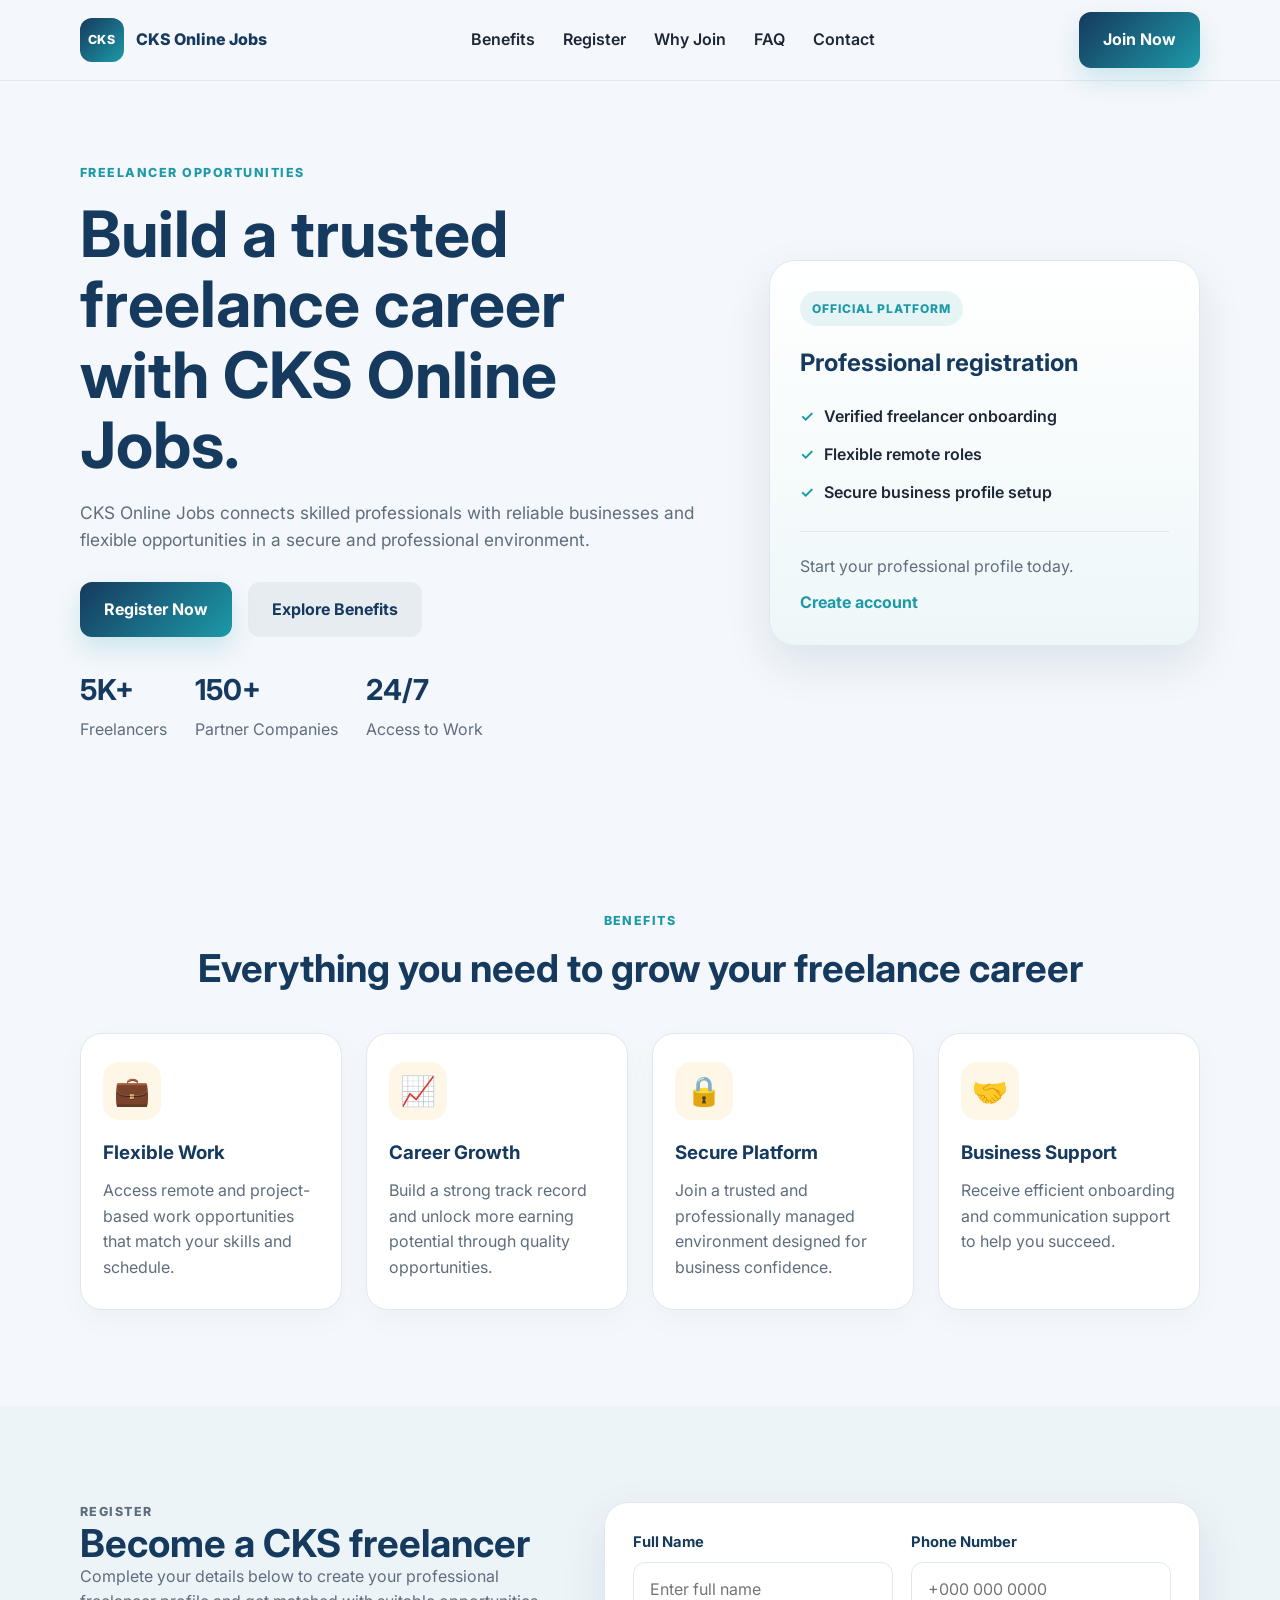
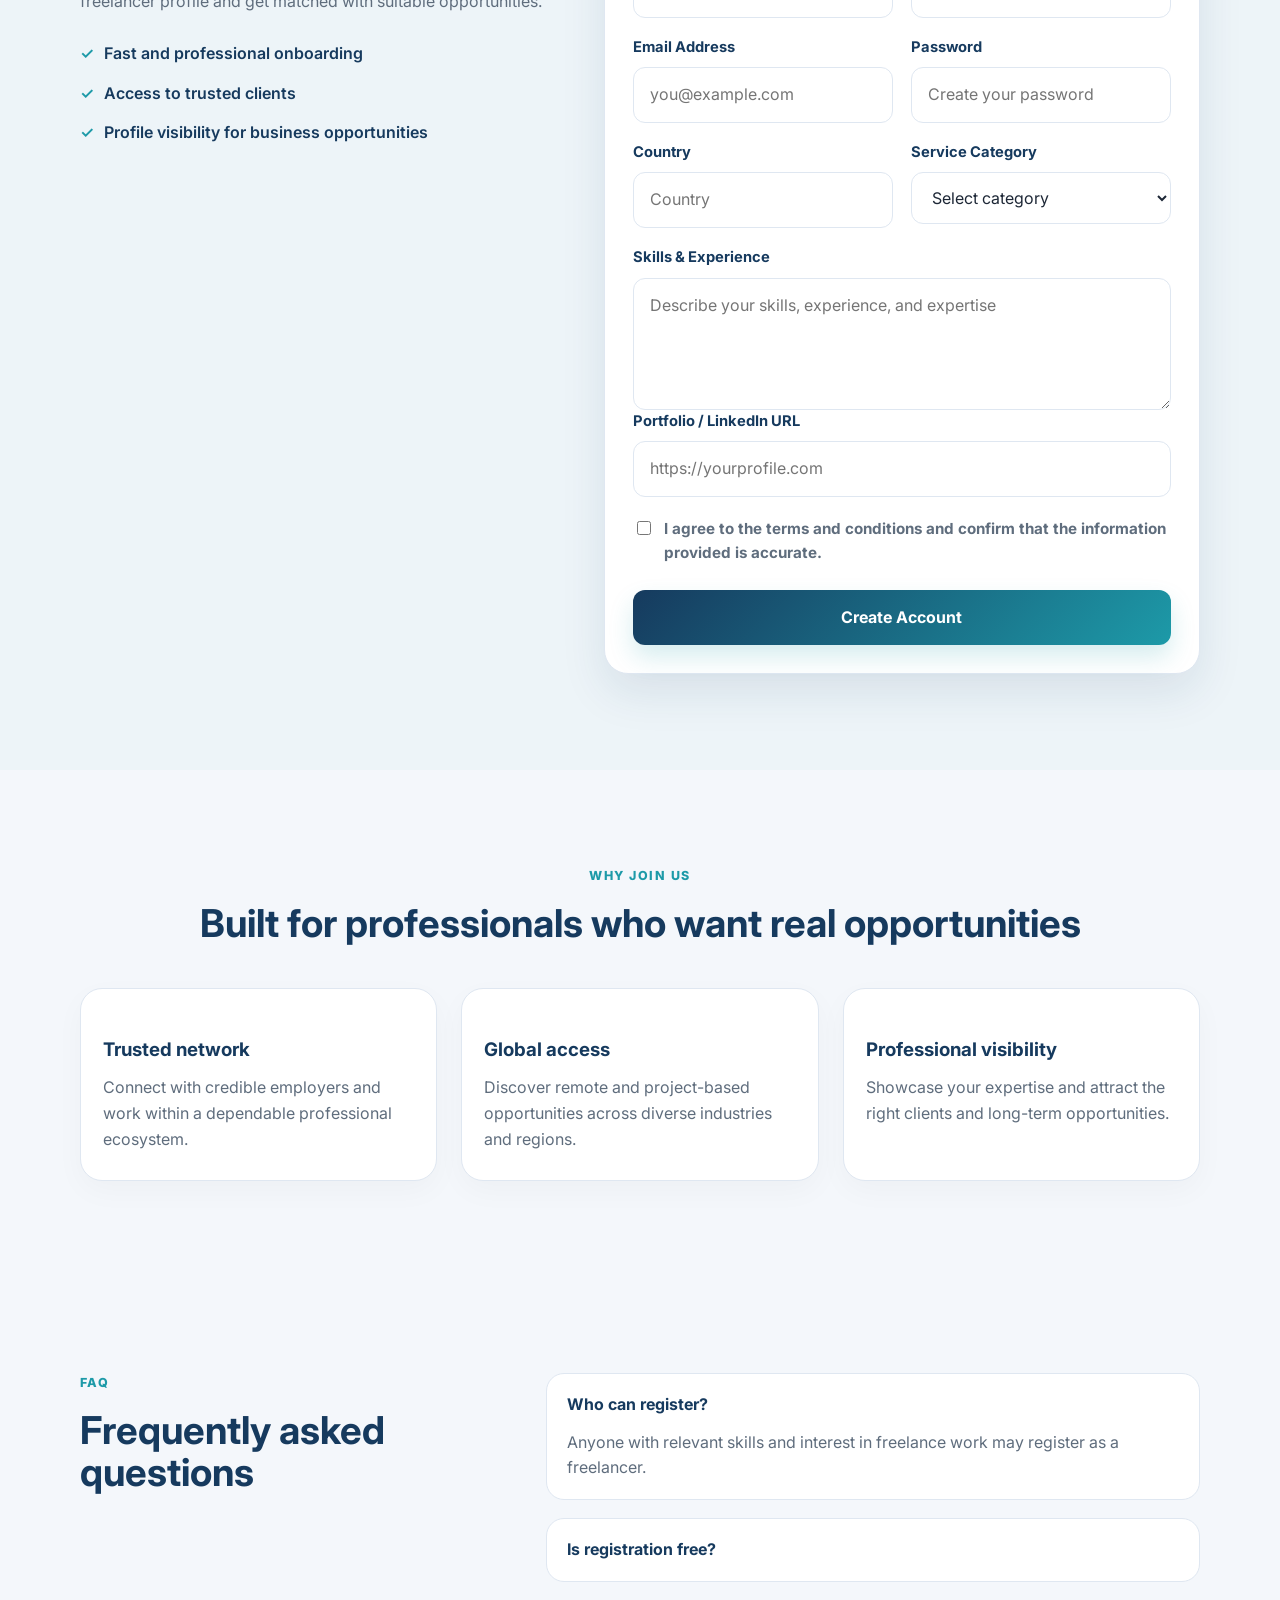
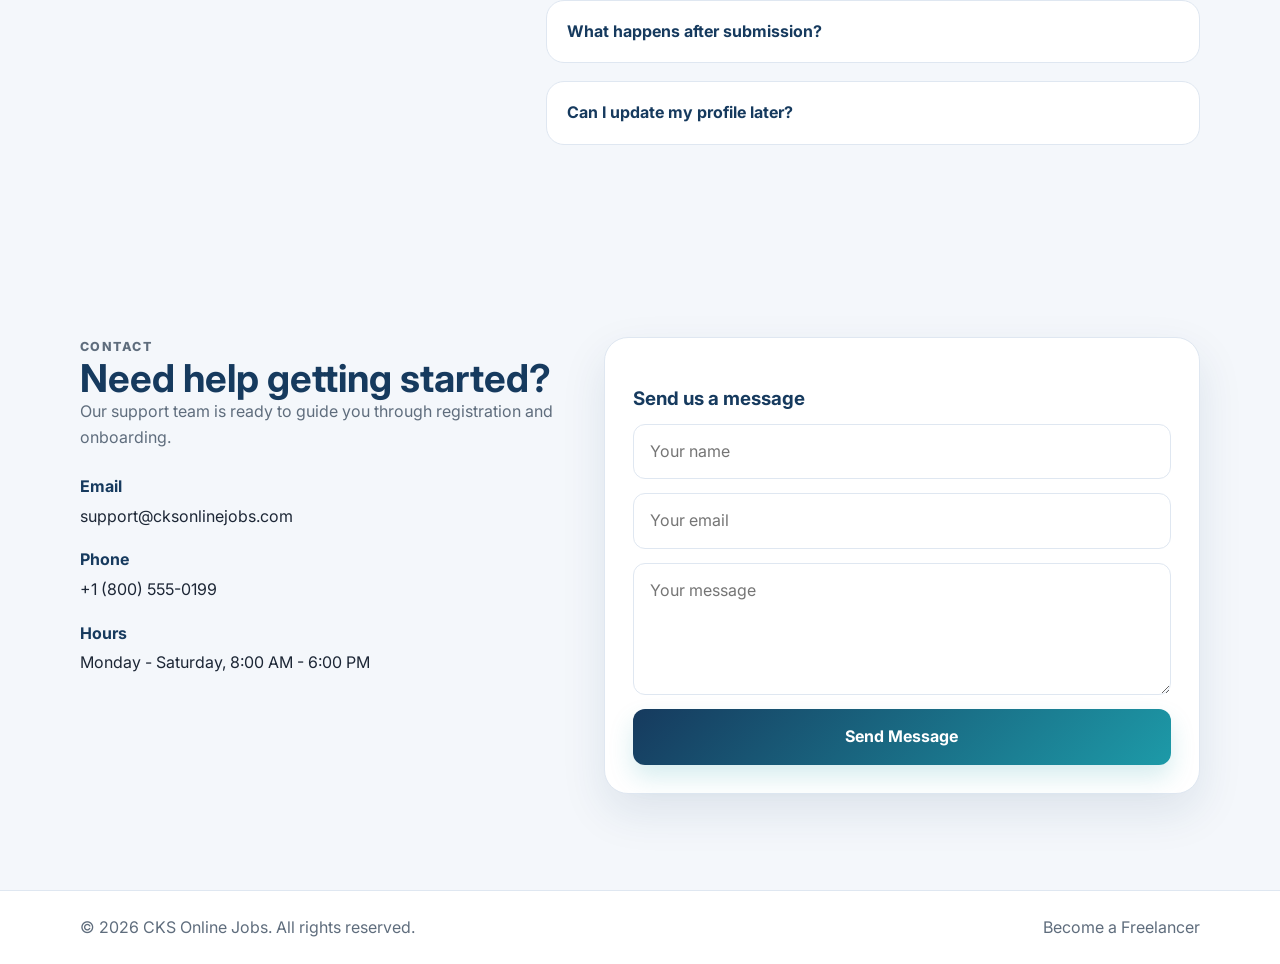
<file: index.html>
<?php
require_once __DIR__ . '/config.php';
?>
<!DOCTYPE html>
<html lang="en">
  <head>
    <meta charset="UTF-8" />
    <meta name="viewport" content="width=device-width, initial-scale=1.0" />
    <title>CKS Online Jobs | Freelancer Registration</title>
    <meta name="description" content="Official freelancer registration portal for CKS Online Jobs." />
    <link rel="preconnect" href="https://fonts.googleapis.com" />
    <link rel="preconnect" href="https://fonts.gstatic.com" crossorigin />
    <link href="https://fonts.googleapis.com/css2?family=Inter:wght@400;500;600;700;800;900&display=swap" rel="stylesheet" />
    <link rel="stylesheet" href="styles.css" />
  </head>
  <body>
    <header class="site-header">
      <div class="container nav-wrap">
        <div class="brand" aria-label="CKS Online Jobs home">
          <div class="brand-mark">CKS</div>
          <span class="brand-word">CKS Online Jobs</span>
        </div>

        <nav class="main-nav" aria-label="Main navigation">
          <a href="#features">Benefits</a>
          <a href="#register">Register</a>
          <a href="#why-us">Why Join</a>
          <a href="#faq">FAQ</a>
          <a href="#contact">Contact</a>
        </nav>

        <a class="btn btn-primary nav-btn" href="#register">Join Now</a>
      </div>
    </header>

    <main>
      <section class="hero">
        <div class="container hero-grid">
          <div class="hero-copy">
            <p class="eyebrow">Freelancer Opportunities</p>
            <h1>Build a trusted freelance career with CKS Online Jobs.</h1>
            <p class="lead">
              CKS Online Jobs connects skilled professionals with reliable businesses and flexible opportunities in a secure and professional environment.
            </p>

            <div class="hero-actions">
              <a class="btn btn-primary" href="#register">Register Now</a>
              <a class="btn btn-secondary" href="#features">Explore Benefits</a>
            </div>

            <ul class="stats" aria-label="Company highlights">
              <li>
                <strong>5K+</strong>
                <span>Freelancers</span>
              </li>
              <li>
                <strong>150+</strong>
                <span>Partner Companies</span>
              </li>
              <li>
                <strong>24/7</strong>
                <span>Access to Work</span>
              </li>
            </ul>
          </div>

          <div class="hero-panel">
            <div class="panel-badge">Official Platform</div>
            <h2>Professional registration</h2>
            <ul class="panel-list">
              <li>Verified freelancer onboarding</li>
              <li>Flexible remote roles</li>
              <li>Secure business profile setup</li>
            </ul>
            <div class="panel-footer">
              <p>Start your professional profile today.</p>
              <a href="#register">Create account</a>
            </div>
          </div>
        </div>
      </section>

      <section id="features" class="features section-pad">
        <div class="container">
          <div class="section-heading">
            <p class="eyebrow">Benefits</p>
            <h2>Everything you need to grow your freelance career</h2>
          </div>

          <div class="feature-grid">
            <article class="feature-card">
              <div class="icon">💼</div>
              <h3>Flexible Work</h3>
              <p>Access remote and project-based work opportunities that match your skills and schedule.</p>
            </article>

            <article class="feature-card">
              <div class="icon">📈</div>
              <h3>Career Growth</h3>
              <p>Build a strong track record and unlock more earning potential through quality opportunities.</p>
            </article>

            <article class="feature-card">
              <div class="icon">🔒</div>
              <h3>Secure Platform</h3>
              <p>Join a trusted and professionally managed environment designed for business confidence.</p>
            </article>

            <article class="feature-card">
              <div class="icon">🤝</div>
              <h3>Business Support</h3>
              <p>Receive efficient onboarding and communication support to help you succeed.</p>
            </article>
          </div>
        </div>
      </section>

      <section id="register" class="registration section-pad">
        <div class="container reg-grid">
          <div class="reg-intro">
            <p class="eyebrow">Register</p>
            <h2>Become a CKS freelancer</h2>
            <p>
              Complete your details below to create your professional freelancer profile and get matched with suitable opportunities.
            </p>
            <ul class="benefit-list">
              <li>Fast and professional onboarding</li>
              <li>Access to trusted clients</li>
              <li>Profile visibility for business opportunities</li>
            </ul>
          </div>

          <form class="registration-form" id="memberForm" method="POST" action="submit.php" novalidate>
            <div class="form-row two-col">
              <div class="field">
                <label for="fullName">Full Name</label>
                <input id="fullName" name="fullName" type="text" placeholder="Enter full name" required />
              </div>
              <div class="field">
                <label for="phone">Phone Number</label>
                <input id="phone" name="phone" type="tel" placeholder="+000 000 0000" required />
              </div>
            </div>

            <div class="form-row two-col">
              <div class="field">
                <label for="email">Email Address</label>
                <input id="email" name="email" type="email" placeholder="you@example.com" required />
              </div>
              <div class="field">
                <label for="password">Password</label>
                <input id="password" name="password" type="password" placeholder="Create your password" required />
              </div>
            </div>

            <div class="form-row two-col">
              <div class="field">
                <label for="country">Country</label>
                <input id="country" name="country" type="text" placeholder="Country" required />
              </div>
              <div class="field">
                <label for="category">Service Category</label>
                <select id="category" name="category" required>
                  <option value="">Select category</option>
                  <option value="Web Development">Web Development</option>
                  <option value="Graphic Design">Graphic Design</option>
                  <option value="Virtual Assistance">Virtual Assistance</option>
                  <option value="Digital Marketing">Digital Marketing</option>
                  <option value="Content Writing">Content Writing</option>
                  <option value="Admin Support">Admin Support</option>
                </select>
              </div>
            </div>

            <div class="field">
              <label for="skills">Skills & Experience</label>
              <textarea id="skills" name="skills" rows="4" placeholder="Describe your skills, experience, and expertise" required></textarea>
            </div>

            <div class="field">
              <label for="portfolio">Portfolio / LinkedIn URL</label>
              <input id="portfolio" name="portfolio" type="url" placeholder="https://yourprofile.com" />
            </div>

            <label class="checkbox-wrap" for="terms">
              <input id="terms" name="terms" type="checkbox" required />
              <span>I agree to the terms and conditions and confirm that the information provided is accurate.</span>
            </label>

            <button type="submit" class="btn btn-primary submit-btn">Create Account</button>
          </form>
        </div>
      </section>

      <section id="why-us" class="why-us section-pad">
        <div class="container">
          <div class="section-heading">
            <p class="eyebrow">Why Join Us</p>
            <h2>Built for professionals who want real opportunities</h2>
          </div>

          <div class="why-grid">
            <div class="why-card">
              <h3>Trusted network</h3>
              <p>Connect with credible employers and work within a dependable professional ecosystem.</p>
            </div>
            <div class="why-card">
              <h3>Global access</h3>
              <p>Discover remote and project-based opportunities across diverse industries and regions.</p>
            </div>
            <div class="why-card">
              <h3>Professional visibility</h3>
              <p>Showcase your expertise and attract the right clients and long-term opportunities.</p>
            </div>
          </div>
        </div>
      </section>

      <section id="faq" class="faq section-pad">
        <div class="container faq-wrap">
          <div class="section-heading left-align">
            <p class="eyebrow">FAQ</p>
            <h2>Frequently asked questions</h2>
          </div>

          <div class="faq-list">
            <details open>
              <summary>Who can register?</summary>
              <p>Anyone with relevant skills and interest in freelance work may register as a freelancer.</p>
            </details>
            <details>
              <summary>Is registration free?</summary>
              <p>Yes. Registration is free for all eligible freelancers.</p>
            </details>
            <details>
              <summary>What happens after submission?</summary>
              <p>Your profile is reviewed and our team may contact you with suitable opportunities.</p>
            </details>
            <details>
              <summary>Can I update my profile later?</summary>
              <p>Yes. You can return to your account and update your information as needed.</p>
            </details>
          </div>
        </div>
      </section>

      <section id="contact" class="contact section-pad">
        <div class="container contact-grid">
          <div class="contact-copy">
            <p class="eyebrow">Contact</p>
            <h2>Need help getting started?</h2>
            <p>Our support team is ready to guide you through registration and onboarding.</p>

            <div class="contact-items">
              <div>
                <strong>Email</strong>
                <span>support@cksonlinejobs.com</span>
              </div>
              <div>
                <strong>Phone</strong>
                <span>+1 (800) 555-0199</span>
              </div>
              <div>
                <strong>Hours</strong>
                <span>Monday - Saturday, 8:00 AM - 6:00 PM</span>
              </div>
            </div>
          </div>

          <div class="contact-card">
            <h3>Send us a message</h3>
            <form class="mini-contact-form">
              <input type="text" placeholder="Your name" />
              <input type="email" placeholder="Your email" />
              <textarea rows="4" placeholder="Your message"></textarea>
              <button type="button" class="btn btn-primary">Send Message</button>
            </form>
          </div>
        </div>
      </section>
    </main>

    <footer class="site-footer">
      <div class="container footer-wrap">
        <p>© 2026 CKS Online Jobs. All rights reserved.</p>
        <a href="#register">Become a Freelancer</a>
      </div>
    </footer>

    <script src="script.js"></script>
  </body>
</html>
</file>
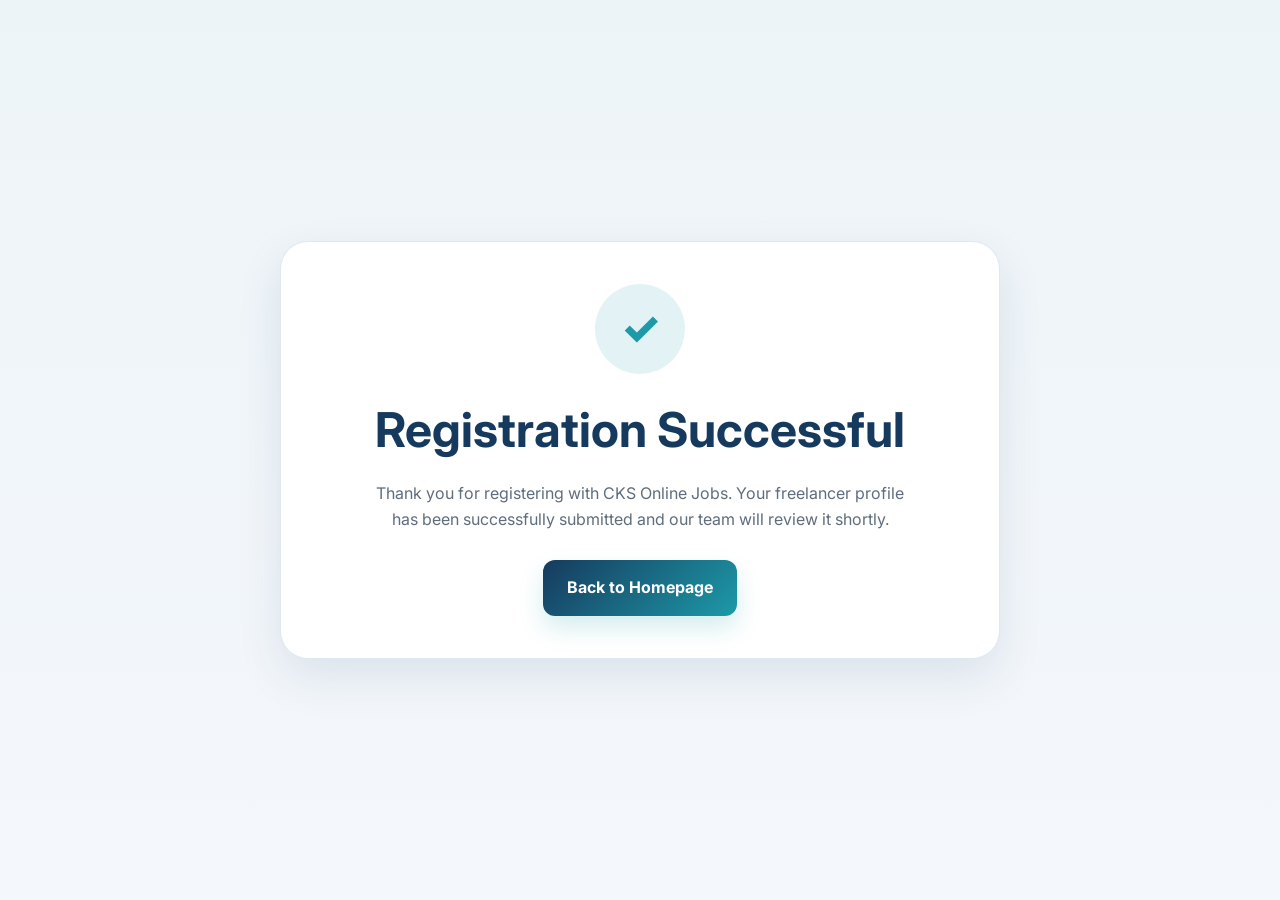
<file: success.html>
<!DOCTYPE html>
<html lang="en">
  <head>
    <meta charset="UTF-8" />
    <meta name="viewport" content="width=device-width, initial-scale=1.0" />
    <title>Registration Successful | CKS Online Jobs</title>
    <meta name="description" content="Your CKS Online Jobs freelancer registration has been received successfully." />
    <link rel="preconnect" href="https://fonts.googleapis.com" />
    <link rel="preconnect" href="https://fonts.gstatic.com" crossorigin />
    <link href="https://fonts.googleapis.com/css2?family=Inter:wght@400;500;600;700;800&display=swap" rel="stylesheet" />
    <link rel="stylesheet" href="styles.css" />
  </head>
  <body>
    <main class="success-page">
      <div class="success-box">
        <div class="success-icon" aria-label="Success">✓</div>
        <h1>Registration Successful</h1>
        <p>
          Thank you for registering with CKS Online Jobs. Your freelancer profile has been successfully submitted and our team will review it shortly.
        </p>
        <a class="btn btn-primary" href="index.html">Back to Homepage</a>
      </div>
    </main>
  </body>
</html>
</file>
<file: styles.css>
:root {
  --primary: #163a5e;
  --primary-dark: #102b45;
  --secondary: #1d9aa8;
  --secondary-dark: #137f8d;
  --accent: #f5b942;
  --background: #f4f7fb;
  --card: #ffffff;
  --text: #1d2736;
  --muted: #5f6d7d;
  --border: #dfe7f1;
  --shadow: 0 18px 45px rgba(22, 58, 94, 0.1);
}

* {
  box-sizing: border-box;
}

html {
  scroll-behavior: smooth;
}

body {
  margin: 0;
  font-family: "Inter", sans-serif;
  background: var(--background);
  color: var(--text);
  line-height: 1.6;
}

a {
  text-decoration: none;
}

img {
  max-width: 100%;
  display: block;
}

.container {
  width: min(1120px, calc(100% - 32px));
  margin: 0 auto;
}

.section-pad {
  padding: 96px 0;
}

.site-header {
  position: sticky;
  top: 0;
  z-index: 100;
  background: rgba(244, 247, 251, 0.9);
  backdrop-filter: blur(10px);
  border-bottom: 1px solid rgba(223, 231, 241, 0.9);
}

.nav-wrap {
  display: flex;
  align-items: center;
  justify-content: space-between;
  min-height: 80px;
  gap: 24px;
}

.brand {
  display: inline-flex;
  align-items: center;
  gap: 12px;
  font-weight: 800;
  color: var(--primary);
}

.brand-mark {
  display: grid;
  place-items: center;
  width: 44px;
  height: 44px;
  border-radius: 12px;
  background: linear-gradient(135deg, var(--primary), var(--secondary));
  color: #fff;
  font-size: 0.78rem;
  letter-spacing: 0.08em;
}

.main-nav {
  display: flex;
  align-items: center;
  gap: 28px;
}

.main-nav a {
  color: var(--text);
  font-weight: 600;
}

.main-nav a:hover,
.main-nav a:focus-visible {
  color: var(--secondary);
}

.btn {
  display: inline-flex;
  align-items: center;
  justify-content: center;
  border: none;
  border-radius: 12px;
  padding: 15px 24px;
  font-weight: 700;
  cursor: pointer;
  transition: transform 0.2s ease, box-shadow 0.2s ease;
}

.btn:hover,
.btn:focus-visible {
  transform: translateY(-1px);
}

.btn-primary {
  background: linear-gradient(135deg, var(--primary), var(--secondary));
  color: #fff;
  box-shadow: 0 12px 25px rgba(29, 154, 168, 0.18);
}

.btn-secondary {
  background: rgba(22, 58, 94, 0.06);
  color: var(--primary);
}

.hero {
  padding: 82px 0 72px;
}

.hero-grid {
  display: grid;
  grid-template-columns: 1.2fr 0.8fr;
  gap: 42px;
  align-items: center;
}

.eyebrow {
  margin: 0 0 16px;
  color: var(--secondary);
  font-size: 0.78rem;
  font-weight: 800;
  letter-spacing: 0.12em;
  text-transform: uppercase;
}

.hero-copy h1,
.section-heading h2,
.reg-intro h2,
.contact-copy h2 {
  margin: 0;
  line-height: 1.1;
  color: var(--primary);
}

.hero-copy h1 {
  font-size: clamp(2.6rem, 5vw, 4rem);
  max-width: 620px;
}

.lead {
  margin: 18px 0 0;
  max-width: 620px;
  color: var(--muted);
  font-size: 1.08rem;
}

.hero-actions {
  display: flex;
  flex-wrap: wrap;
  gap: 16px;
  margin-top: 28px;
}

.stats {
  list-style: none;
  display: flex;
  flex-wrap: wrap;
  gap: 28px;
  padding: 0;
  margin: 30px 0 0;
}

.stats li {
  display: flex;
  flex-direction: column;
  gap: 4px;
}

.stats strong {
  color: var(--primary);
  font-size: 1.8rem;
}

.stats span {
  color: var(--muted);
}

.hero-panel {
  background: linear-gradient(180deg, #ffffff 0%, #eef7f8 100%);
  border: 1px solid var(--border);
  border-radius: 26px;
  box-shadow: var(--shadow);
  padding: 30px;
}

.panel-badge {
  display: inline-block;
  padding: 8px 12px;
  border-radius: 999px;
  background: rgba(29, 154, 168, 0.1);
  color: var(--secondary);
  font-size: 0.75rem;
  font-weight: 800;
  letter-spacing: 0.08em;
  text-transform: uppercase;
}

.hero-panel h2 {
  margin: 18px 0 22px;
  color: var(--primary);
}

.panel-list {
  list-style: none;
  padding: 0;
  margin: 0;
  display: flex;
  flex-direction: column;
  gap: 12px;
  color: var(--text);
  font-weight: 600;
}

.panel-list li::before {
  content: "✓";
  color: var(--secondary);
  margin-right: 10px;
}

.panel-footer {
  margin-top: 26px;
  padding-top: 22px;
  border-top: 1px solid var(--border);
}

.panel-footer p {
  margin: 0 0 10px;
  color: var(--muted);
}

.panel-footer a {
  color: var(--secondary);
  font-weight: 700;
}

.section-heading {
  text-align: center;
  margin-bottom: 44px;
}

.section-heading.left-align {
  text-align: left;
}

.section-heading h2 {
  font-size: clamp(2rem, 3vw, 2.8rem);
}

.feature-grid {
  display: grid;
  grid-template-columns: repeat(4, minmax(0, 1fr));
  gap: 24px;
}

.feature-card,
.why-card {
  background: var(--card);
  border: 1px solid var(--border);
  border-radius: 22px;
  padding: 28px 22px;
  box-shadow: 0 10px 30px rgba(15, 23, 42, 0.03);
}

.icon {
  display: grid;
  place-items: center;
  width: 58px;
  height: 58px;
  border-radius: 16px;
  background: rgba(245, 185, 66, 0.12);
  font-size: 1.8rem;
}

.feature-card h3,
.why-card h3,
.contact-card h3 {
  margin: 18px 0 10px;
  color: var(--primary);
}

.feature-card p,
.why-card p,
.reg-intro p,
.contact-copy p,
.faq-list p {
  margin: 0;
  color: var(--muted);
}

.registration {
  background: #edf4f8;
}

.reg-grid,
.contact-grid {
  display: grid;
  grid-template-columns: 0.9fr 1.1fr;
  gap: 36px;
  align-items: start;
}

.reg-intro h2,
.contact-copy h2 {
  font-size: clamp(2rem, 3vw, 2.6rem);
}

.benefit-list {
  list-style: none;
  padding: 0;
  margin: 26px 0 0;
  display: flex;
  flex-direction: column;
  gap: 14px;
  color: var(--primary);
  font-weight: 600;
}

.benefit-list li::before {
  content: "✓";
  color: var(--secondary);
  margin-right: 10px;
}

.registration-form,
.contact-card {
  background: var(--card);
  border: 1px solid var(--border);
  border-radius: 24px;
  box-shadow: var(--shadow);
}

.registration-form {
  padding: 28px;
}

.form-row {
  display: grid;
  gap: 18px;
}

.two-col {
  grid-template-columns: repeat(2, minmax(0, 1fr));
  margin-bottom: 18px;
}

.field {
  display: flex;
  flex-direction: column;
  gap: 8px;
}

label {
  font-size: 0.92rem;
  font-weight: 700;
  color: var(--primary);
}

input,
select,
textarea,
button {
  font: inherit;
}

input,
select,
textarea {
  width: 100%;
  border: 1px solid var(--border);
  border-radius: 12px;
  padding: 14px 16px;
  background: #fff;
  color: var(--text);
  transition: border-color 0.2s ease, box-shadow 0.2s ease;
}

input:focus,
select:focus,
textarea:focus {
  outline: none;
  border-color: rgba(29, 154, 168, 0.55);
  box-shadow: 0 0 0 4px rgba(29, 154, 168, 0.12);
}

textarea {
  resize: vertical;
  min-height: 110px;
}

.checkbox-wrap {
  display: flex;
  align-items: flex-start;
  gap: 10px;
  margin: 20px 0 24px;
  color: var(--muted);
  font-size: 0.95rem;
}

.checkbox-wrap input {
  width: 18px;
  height: 18px;
  margin-top: 2px;
}

.submit-btn {
  width: 100%;
}

.why-grid {
  display: grid;
  grid-template-columns: repeat(3, minmax(0, 1fr));
  gap: 24px;
}

.faq-wrap {
  display: grid;
  grid-template-columns: 0.8fr 1.2fr;
  gap: 30px;
  align-items: start;
}

.faq-list {
  display: flex;
  flex-direction: column;
  gap: 18px;
}

.faq-list details {
  background: var(--card);
  border: 1px solid var(--border);
  border-radius: 18px;
  padding: 18px 20px;
}

.faq-list summary {
  cursor: pointer;
  list-style: none;
  color: var(--primary);
  font-weight: 700;
}

.faq-list summary::-webkit-details-marker {
  display: none;
}

.faq-list p {
  margin-top: 12px;
}

.contact-items {
  display: flex;
  flex-direction: column;
  gap: 18px;
  margin-top: 24px;
}

.contact-items div {
  display: flex;
  flex-direction: column;
  gap: 4px;
}

.contact-items strong {
  color: var(--primary);
}

.contact-card {
  padding: 28px;
}

.mini-contact-form {
  display: flex;
  flex-direction: column;
  gap: 14px;
  background: transparent;
  border: none;
  box-shadow: none;
  padding: 0;
}

.site-footer {
  border-top: 1px solid var(--border);
  background: #fff;
  padding: 24px 0;
}

.footer-wrap {
  display: flex;
  align-items: center;
  justify-content: space-between;
  gap: 20px;
}

.footer-wrap p,
.footer-wrap a {
  margin: 0;
  color: var(--muted);
}

.success-page {
  min-height: 100vh;
  display: grid;
  place-items: center;
  background: linear-gradient(180deg, #edf4f8 0%, #f4f7fb 100%);
  padding: 32px 16px;
}

.success-box {
  max-width: 720px;
  width: 100%;
  background: #fff;
  border: 1px solid var(--border);
  border-radius: 28px;
  box-shadow: var(--shadow);
  padding: 42px 32px;
  text-align: center;
}

.success-icon {
  width: 90px;
  height: 90px;
  margin: 0 auto 18px;
  border-radius: 50%;
  display: grid;
  place-items: center;
  background: rgba(29, 154, 168, 0.12);
  color: var(--secondary);
  font-size: 2.8rem;
  font-weight: 800;
}

.success-box h1 {
  margin: 0 0 12px;
  color: var(--primary);
  font-size: clamp(2.1rem, 4vw, 3rem);
}

.success-box p {
  margin: 0 auto;
  max-width: 540px;
  color: var(--muted);
}

.success-box .btn {
  margin-top: 28px;
}

@media (max-width: 920px) {
  .hero-grid,
  .reg-grid,
  .contact-grid,
  .faq-wrap {
    grid-template-columns: 1fr;
  }

  .feature-grid {
    grid-template-columns: repeat(2, minmax(0, 1fr));
  }

  .why-grid {
    grid-template-columns: 1fr;
  }

  .main-nav {
    display: none;
  }
}

@media (max-width: 620px) {
  .section-pad {
    padding: 72px 0;
  }

  .two-col,
  .feature-grid {
    grid-template-columns: 1fr;
  }

  .hero {
    padding-top: 56px;
  }

  .stats {
    flex-direction: column;
    align-items: flex-start;
  }

  .nav-btn {
    display: none;
  }

  .footer-wrap {
    flex-direction: column;
    text-align: center;
  }
}
</file>
